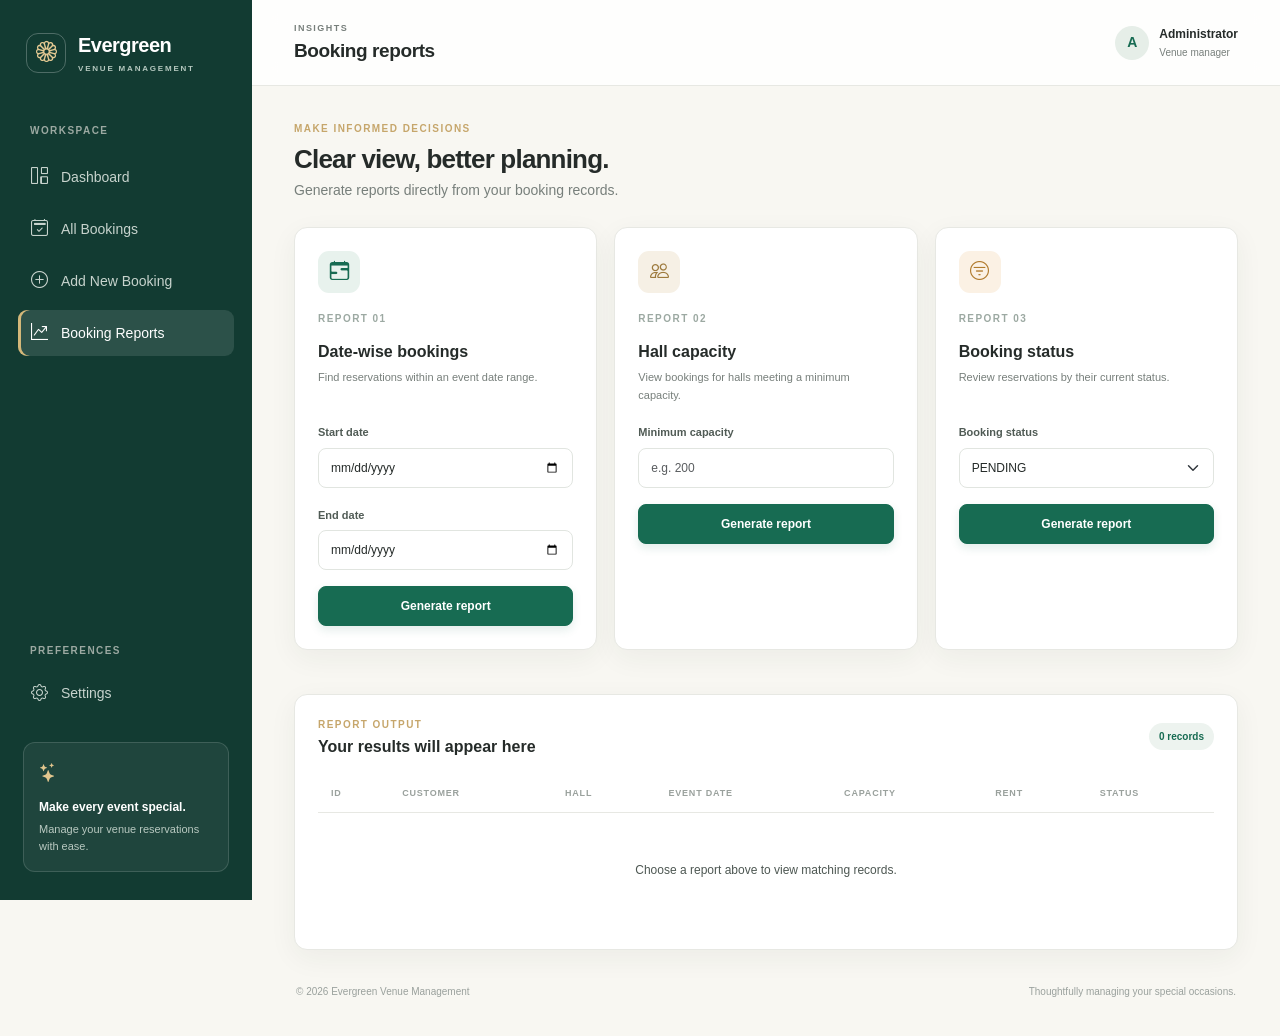
<file: src/main/resources/static/reports.html>
<!doctype html><html lang="en"><head><meta charset="utf-8"><meta name="viewport" content="width=device-width,initial-scale=1"><title>Reports | Evergreen</title><link href="https://cdn.jsdelivr.net/npm/bootstrap@5.3.3/dist/css/bootstrap.min.css" rel="stylesheet"><link href="https://cdn.jsdelivr.net/npm/bootstrap-icons@1.11.3/font/bootstrap-icons.min.css" rel="stylesheet"><link href="css/style.css" rel="stylesheet"></head><body>
<div class="app-shell"><aside class="sidebar" id="sidebar"><a class="brand" href="index.html"><span class="brand-mark"><i class="bi bi-flower1"></i></span><span>Evergreen<small>VENUE MANAGEMENT</small></span></a><div class="nav-label">WORKSPACE</div><a class="side-link" href="index.html"><i class="bi bi-grid-1x2"></i>Dashboard</a><a class="side-link" href="bookings.html"><i class="bi bi-calendar2-check"></i>All Bookings</a><a class="side-link" href="bookings.html#new"><i class="bi bi-plus-circle"></i>Add New Booking</a><a class="side-link active" href="reports.html"><i class="bi bi-graph-up-arrow"></i>Booking Reports</a><div class="sidebar-bottom"><div class="nav-label">PREFERENCES</div><a class="side-link" href="#"><i class="bi bi-gear"></i>Settings</a><div class="help-card"><i class="bi bi-stars"></i><strong>Make every event special.</strong><p>Manage your venue reservations with ease.</p></div></div></aside>
<main class="main-area"><header class="topbar"><button class="mobile-toggle" id="menuToggle"><i class="bi bi-list"></i></button><div><div class="eyebrow">INSIGHTS</div><h1>Booking reports</h1></div><div class="top-actions"><div class="admin"><div class="avatar">A</div><div><strong>Administrator</strong><small>Venue manager</small></div></div></div></header><div class="content-wrap"><section class="welcome-row"><div><p class="eyebrow">MAKE INFORMED DECISIONS</p><h2>Clear view, better planning.</h2><p class="muted">Generate reports directly from your booking records.</p></div></section>
<div class="report-grid"><section class="panel report-card"><div class="report-icon"><i class="bi bi-calendar-range"></i></div><p class="eyebrow">REPORT 01</p><h3>Date-wise bookings</h3><p class="muted">Find reservations within an event date range.</p><form id="dateReport" class="vstack gap-3"><div><label class="form-label">Start date</label><input class="form-control" type="date" id="startDate" required></div><div><label class="form-label">End date</label><input class="form-control" type="date" id="endDate" required></div><button class="btn btn-emerald">Generate report</button></form></section>
<section class="panel report-card"><div class="report-icon gold"><i class="bi bi-people"></i></div><p class="eyebrow">REPORT 02</p><h3>Hall capacity</h3><p class="muted">View bookings for halls meeting a minimum capacity.</p><form id="capacityReport" class="vstack gap-3"><div><label class="form-label">Minimum capacity</label><input class="form-control" type="number" min="51" id="minCapacity" required placeholder="e.g. 200"></div><button class="btn btn-emerald">Generate report</button></form></section>
<section class="panel report-card"><div class="report-icon amber"><i class="bi bi-filter-circle"></i></div><p class="eyebrow">REPORT 03</p><h3>Booking status</h3><p class="muted">Review reservations by their current status.</p><form id="statusReport" class="vstack gap-3"><div><label class="form-label">Booking status</label><select class="form-select" id="reportStatus"><option>PENDING</option><option>CONFIRMED</option><option>CANCELLED</option></select></div><button class="btn btn-emerald">Generate report</button></form></section></div>
<section class="panel"><div class="panel-head"><div><p class="eyebrow">REPORT OUTPUT</p><h3 id="reportTitle">Your results will appear here</h3></div><span class="result-pill" id="reportCount">0 records</span></div><div class="table-responsive"><table class="table align-middle"><thead><tr><th>ID</th><th>CUSTOMER</th><th>HALL</th><th>EVENT DATE</th><th>CAPACITY</th><th>RENT</th><th>STATUS</th></tr></thead><tbody id="reportRows"><tr><td colspan="7" class="text-center py-5 muted">Choose a report above to view matching records.</td></tr></tbody></table></div></section>
<footer>© 2026 Evergreen Venue Management <span>Thoughtfully managing your special occasions.</span></footer></div></main></div><div class="toast-container position-fixed top-0 end-0 p-3" id="toastContainer"></div><script src="js/app.js"></script><script src="js/reports.js"></script></body></html>
</file>
<file: src/main/resources/static/css/style.css>
:root{--ivory:#F8F7F2;--white:#fff;--emerald:#176B52;--forest:#123B32;--gold:#C6A66B;--ink:#252B29;--muted:#777F7B;--line:#E7E8E3;--soft:#EEF4F0;--shadow:0 8px 28px rgba(31,55,45,.055)}
*{box-sizing:border-box}body{margin:0;background:var(--ivory);color:var(--ink);font-family:Inter,-apple-system,BlinkMacSystemFont,"Segoe UI",sans-serif;font-size:14px}.app-shell{min-height:100vh}.sidebar{width:252px;background:var(--forest);color:#fff;position:fixed;inset:0 auto 0 0;padding:28px 18px;display:flex;flex-direction:column;z-index:20}.brand{display:flex;align-items:center;gap:12px;color:#fff;text-decoration:none;font-size:20px;font-weight:700;letter-spacing:-.5px;margin:2px 8px 48px}.brand small{display:block;font-size:8px;letter-spacing:1.8px;color:#b5c8bf;font-weight:600;margin-top:3px}.brand-mark{width:40px;height:40px;border:1px solid rgba(255,255,255,.25);border-radius:12px;display:grid;place-items:center;color:#e3c992;font-size:21px}.nav-label,.eyebrow{font-size:10px;letter-spacing:1.45px;font-weight:700;color:#9ca9a2}.nav-label{margin:0 12px 13px}.side-link{height:46px;display:flex;align-items:center;gap:13px;padding:0 13px;margin:3px 0;border-radius:9px;color:#c7d3cd;text-decoration:none;font-weight:500;transition:.2s}.side-link i{font-size:17px}.side-link:hover,.side-link.active{background:rgba(255,255,255,.11);color:#fff}.side-link.active{box-shadow:inset 3px 0 #d4b879}.sidebar-bottom{margin-top:auto}.help-card{margin:25px 5px 0;padding:17px 15px;border:1px solid rgba(255,255,255,.14);border-radius:12px;background:rgba(255,255,255,.055)}.help-card i{color:#e2c68e;font-size:19px}.help-card strong{display:block;margin-top:10px;font-size:12px}.help-card p{font-size:11px;color:#b9c9c1;margin:5px 0 0;line-height:1.5}.main-area{margin-left:252px;min-height:100vh}.topbar{height:86px;background:rgba(255,255,255,.84);border-bottom:1px solid var(--line);display:flex;align-items:center;justify-content:space-between;padding:0 42px;position:sticky;top:0;z-index:10;backdrop-filter:blur(12px)}.topbar .eyebrow{color:var(--muted);font-size:9px;margin-bottom:4px}.topbar h1{font-size:19px;font-weight:700;margin:0;letter-spacing:-.4px}.top-actions{display:flex;align-items:center;gap:22px}.today-label{font-size:12px;color:var(--muted)}.icon-btn,.mobile-toggle{border:1px solid var(--line);background:#fff;width:38px;height:38px;border-radius:10px;color:#4c5b54}.admin{display:flex;align-items:center;gap:10px}.admin strong,.admin small{display:block}.admin strong{font-size:12px}.admin small{font-size:10px;color:var(--muted);margin-top:2px}.avatar{height:34px;width:34px;border-radius:50%;background:#e6eee8;color:var(--emerald);display:grid;place-items:center;font-weight:700}.content-wrap{max-width:1500px;margin:auto;padding:35px 42px 25px}.welcome-row{display:flex;align-items:center;justify-content:space-between;margin-bottom:26px}.welcome-row .eyebrow{color:var(--gold);margin-bottom:8px}.welcome-row h2{font-size:26px;font-weight:700;letter-spacing:-.8px;margin:0 0 5px}.muted{color:var(--muted)}.welcome-row p:last-child{margin:0}.btn-emerald{background:var(--emerald);color:white;border:1px solid var(--emerald);padding:10px 17px;border-radius:8px;font-weight:600;font-size:12px;box-shadow:0 4px 10px rgba(23,107,82,.12)}.btn-emerald:hover{background:var(--forest);color:white}.stats-grid{display:grid;grid-template-columns:repeat(4,1fr);gap:16px;margin-bottom:24px}.stat-card,.panel{background:var(--white);border:1px solid var(--line);border-radius:13px;box-shadow:var(--shadow)}.stat-card{padding:20px 21px;min-height:155px}.stat-icon{height:37px;width:37px;border-radius:10px;display:grid;place-items:center;font-size:17px;margin-bottom:15px}.stat-icon.green{background:#e8f2ed;color:var(--emerald)}.stat-icon.gold{background:#f6f0e5;color:#9d7a3d}.stat-icon.amber{background:#fbf1e4;color:#b17b2d}.stat-icon.dark{background:#e9eeeb;color:var(--forest)}.stat-card span{display:block;color:var(--muted);font-size:11px}.stat-card strong{display:block;font-size:25px;letter-spacing:-.7px;margin:4px 0}.stat-card small{color:#a0a7a2;font-size:10px}.panel{padding:22px 23px;margin-bottom:22px}.panel-head{display:flex;justify-content:space-between;align-items:center;margin-bottom:18px}.panel-head .eyebrow{color:var(--gold);margin-bottom:5px}.panel-head h3{font-size:16px;font-weight:700;margin:0}.text-link{color:var(--emerald);text-decoration:none;font-size:11px;font-weight:600}.table{font-size:12px;margin:0;white-space:nowrap}.table thead th{font-size:9px;letter-spacing:.8px;color:#9aa19d;font-weight:700;border-bottom:1px solid var(--line);padding:12px 13px}.table tbody td{padding:14px 13px;border-color:#f0f1ed;color:#4d5752}.table tbody tr:last-child td{border-bottom:0}.table .primary-cell{font-weight:650;color:var(--ink)}.status-badge{display:inline-flex;padding:5px 9px;border-radius:20px;font-size:9px;font-weight:700;letter-spacing:.3px}.status-CONFIRMED{background:#e7f3ec;color:#26734f}.status-PENDING{background:#fbf2df;color:#9a702b}.status-CANCELLED{background:#f8e9e7;color:#a34f49}.empty-hint{text-align:center;padding:15px;color:var(--muted);font-size:12px}.table-foot{display:flex;justify-content:space-between;align-items:center;padding-top:15px;color:var(--muted);font-size:11px}.pagination-wrap{display:flex;align-items:center;gap:12px}.pagination-wrap button{font-size:10px}footer{padding:12px 2px;color:#9aa19d;font-size:10px}footer span{float:right}.form-panel{border-color:#dce8e0}.form-label{font-size:11px;font-weight:650;color:#505b55;margin-bottom:7px}.form-control,.form-select{border-color:#e1e5e0;border-radius:8px;padding:10px 12px;font-size:12px;color:var(--ink);box-shadow:none!important}.form-control:focus,.form-select:focus{border-color:#78a895}.form-actions{padding-top:12px}.filters{display:flex;gap:9px}.filters .form-control,.filters .form-select{width:auto;min-width:130px}.filters .search-input{min-width:220px}.wrap-head{gap:20px}.action-btn{border:0;background:transparent;color:#64716a;padding:4px 6px;font-size:14px}.action-btn:hover{color:var(--emerald)}.report-grid{display:grid;grid-template-columns:repeat(3,1fr);gap:17px;margin-bottom:22px}.report-card{padding:23px}.report-card h3{font-size:16px;font-weight:700;margin:4px 0 8px}.report-card>p.muted{font-size:11px;line-height:1.6;min-height:36px}.report-icon{height:42px;width:42px;display:grid;place-items:center;border-radius:11px;background:#e8f2ed;color:var(--emerald);font-size:19px;margin-bottom:18px}.report-icon.gold{background:#f6f0e5;color:#9d7a3d}.report-icon.amber{background:#fbf1e4;color:#b17b2d}.result-pill{background:#edf3ef;color:var(--emerald);border-radius:20px;padding:6px 10px;font-size:10px;font-weight:700}.confirm-icon{width:44px;height:44px;border-radius:50%;display:grid;place-items:center;background:#fbf1e4;color:#b17b2d;font-size:20px;margin-bottom:15px}.modal-content{border:0;border-radius:15px}.modal h4{font-size:18px;font-weight:700}.modal p{font-size:12px;line-height:1.7}.mobile-toggle{display:none}.toast{border:1px solid var(--line);border-radius:10px;box-shadow:var(--shadow)}@media(max-width:1100px){.sidebar{width:220px}.main-area{margin-left:220px}.content-wrap{padding:28px 25px}.topbar{padding:0 25px}.stats-grid{grid-template-columns:repeat(2,1fr)}.report-grid{grid-template-columns:1fr 1fr}}@media(max-width:760px){.sidebar{transform:translateX(-100%);transition:.25s;width:252px;box-shadow:10px 0 30px #0002}.sidebar.open{transform:translateX(0)}.main-area{margin-left:0}.topbar{height:74px;padding:0 16px;gap:12px}.mobile-toggle{display:block;flex:none}.top-actions{gap:10px}.today-label,.admin small{display:none}.admin strong{font-size:11px}.content-wrap{padding:25px 15px}.welcome-row{align-items:flex-start;gap:15px}.welcome-row h2{font-size:22px}.welcome-row>.btn{white-space:nowrap;padding:9px 11px}.stats-grid{gap:10px}.stat-card{padding:15px;min-height:140px}.stat-card strong{font-size:22px}.panel{padding:17px 14px}.wrap-head{align-items:flex-start;flex-direction:column}.filters{width:100%;flex-wrap:wrap}.filters .form-control,.filters .form-select{flex:1;min-width:0}.report-grid{grid-template-columns:1fr}.report-card>p.muted{min-height:0}footer span{float:none;display:block;margin-top:5px}}@media(max-width:400px){.stats-grid{grid-template-columns:1fr 1fr}.welcome-row{flex-direction:column}.welcome-row>.btn{align-self:flex-start}}
</file>
